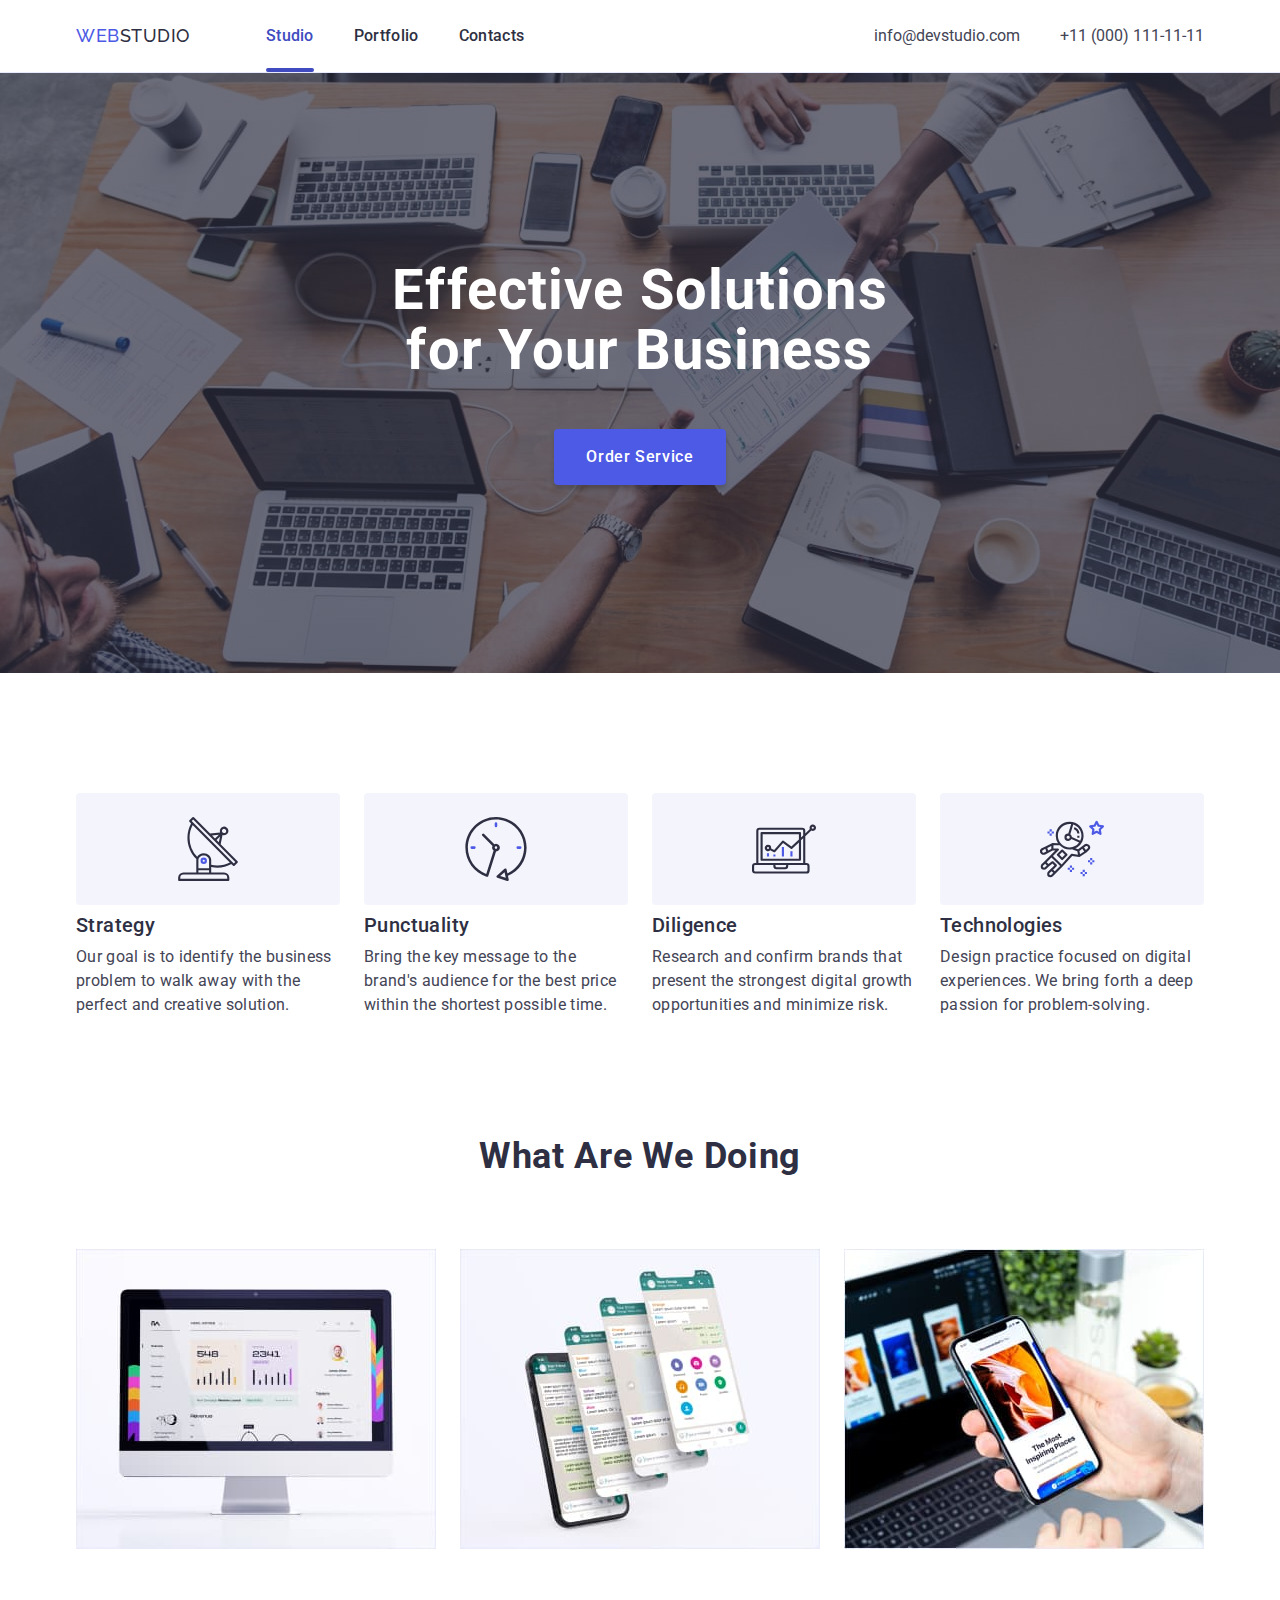
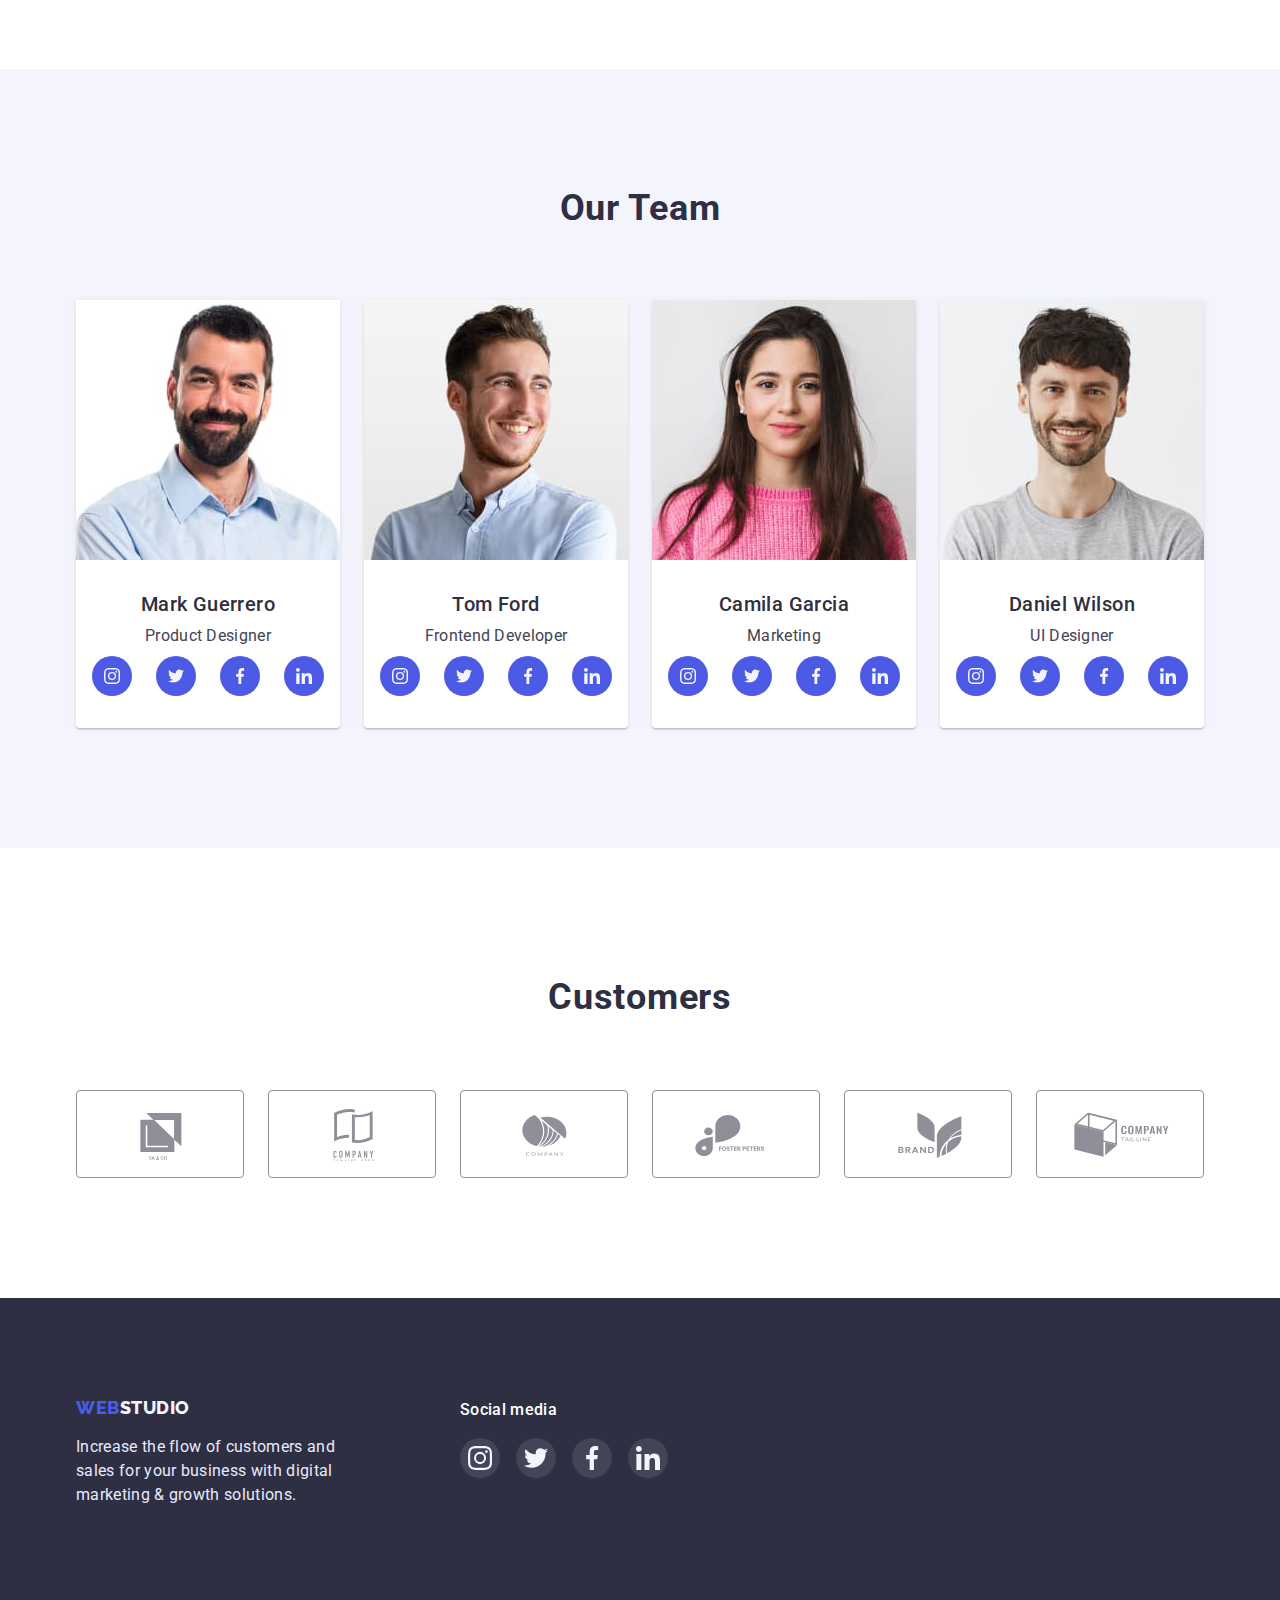
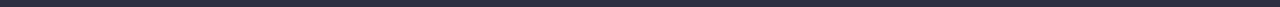
<file: index.html>
<!DOCTYPE html>
<html lang="en">
  <head>
    <meta charset="UTF-8" />
    <meta http-equiv="X-UA-Compatible" content="IE=edge" />
    <meta name="viewport" content="width=device-width, initial-scale=1.0" />

    <title>WebStudio</title>
    <link href="https://fonts.googleapis.com" rel="preconnect" />
    <link href="https://fonts.gstatic.com" rel="preconnect" crossorigin />

    <link
      href="https://fonts.googleapis.com/css2?family=Raleway:wght@800&family=Roboto:wght@400;500;700&display=swap"
      rel="stylesheet"
    />
    <link href="./css/modern-normalize.css" rel="stylesheet" />
    <link href="./css/styles.css" rel="stylesheet" />
  </head>
  <body>
    <header class="header">
      <div class="container container-nav">
        <nav class="nav">
          <a class="logo" href="./index.html">
            <span class="logo-web">WEB</span>STUDIO</a
          >
          <ul class="nav-menu list">
            <li class="item">
              <a class="site-nav current" href="./index.html">Studio</a>
            </li>
            <li class="item">
              <a class="site-nav" href="./portfolio.html">Portfolio</a>
            </li>
            <li class="item">
              <a class="site-nav" href="./index.html">Contacts</a>
            </li>
          </ul>
        </nav>
        <ul class="contacts list">
          <li class="item">
            <a href="mailto:info@devstudio.com">info@devstudio.com</a>
          </li>
          <li class="item">
            <a href="tel:+110001111111">+11 (000) 111-11-11</a>
          </li>
        </ul>
      </div>
    </header>
    <main>
      <section class="section-hero hero-image">
        <div class="hero-container">
          <h1 class="hero-title">Effective Solutions for Your Business</h1>
          <button class="hero-button" type="button" data-modal-open>
            Order Service
          </button>
        </div>
      </section>

      <section class="features">
        <div class="container">
          <h2 class="visually-hidden">Features</h2>
          <ul class="features-list list">
            <li class="features-item">
              <div class="features-btn">
                <svg class="features-icon">
                  <use href="./images/icons.svg#icon-antenna"></use>
                </svg>
              </div>

              <h3 class="third-title-features">Strategy</h3>
              <p class="features-text">
                Our goal is to identify the business problem to walk away with
                the perfect and creative solution.
              </p>
            </li>
            <li class="features-item">
              <div class="features-btn">
                <svg class="features-icon">
                  <use href="./images/icons.svg#icon-clock"></use>
                </svg>
              </div>
              <h3 class="third-title-features">Punctuality</h3>
              <p class="features-text">
                Bring the key message to the brand's audience for the best price
                within the shortest possible time.
              </p>
            </li>
            <li class="features-item">
              <div class="features-btn">
                <svg class="features-icon">
                  <use href="./images/icons.svg#icon-diagram"></use>
                </svg>
              </div>
              <h3 class="third-title-features">Diligence</h3>
              <p class="features-text">
                Research and confirm brands that present the strongest digital
                growth opportunities and minimize risk.
              </p>
            </li>
            <li class="features-item">
              <div class="features-btn">
                <svg class="features-icon">
                  <use href="./images/icons.svg#icon-astronaut"></use>
                </svg>
              </div>
              <h3 class="third-title-features">Technologies</h3>
              <p class="features-text">
                Design practice focused on digital experiences. We bring forth a
                deep passion for problem-solving.
              </p>
            </li>
          </ul>
        </div>
      </section>

      <section class="own-projects section">
        <div class="container">
          <h2 class="second-title">What are we doing</h2>
          <ul class="projects list">
            <li class="projects-item">
              <img
                src="./images/img1.jpg"
                alt="sites"
                width="360"
                height="300"
              />
            </li>
            <li class="projects-item">
              <img
                src="./images/img2.jpg"
                alt="apps"
                width="360"
                height="300"
              />
            </li>
            <li class="projects-item">
              <img
                src="./images/img3.jpg"
                alt="others"
                width="360"
                height="300"
              />
            </li>
          </ul>
        </div>
      </section>

      <section class="section-team">
        <div class="container">
          <h2 class="second-title">Our Team</h2>
          <ul class="team list">
            <li class="team-lead">
              <img
                src="./images/img4-Mark.jpg"
                alt="Mark Guerrero"
                width="264"
                height="260"
              />
              <div class="team-description">
                <h3 class="third-title-team">Mark Guerrero</h3>
                <p class="text-team">Product Designer</p>
                <ul class="social-list list">
                  <li class="social-item">
                    <a class="social-btn" href>
                      <svg class="social-icon" width="16" height="16">
                        <use href="./images/icons.svg#icon-instagram"></use>
                      </svg>
                    </a>
                  </li>
                  <li class="social-item">
                    <a class="social-btn" href>
                      <svg class="social-icon" width="16px" height="16px">
                        <use href="./images/icons.svg#icon-twitter"></use>
                      </svg>
                    </a>
                  </li>
                  <li class="social-item">
                    <a class="social-btn" href>
                      <svg class="social-icon" width="16px" height="16px">
                        <use href="./images/icons.svg#icon-facebook"></use>
                      </svg>
                    </a>
                  </li>
                  <li class="social-item">
                    <a class="social-btn" href>
                      <svg class="social-icon" width="16px" height="16px">
                        <use href="./images/icons.svg#icon-linkedin"></use>
                      </svg>
                    </a>
                  </li>
                </ul>
              </div>
            </li>
            <li class="team-lead">
              <img
                src="./images/img5-Tom.jpg"
                alt="Tom Ford"
                width="264"
                height="260"
              />
              <div class="team-description">
                <h3 class="third-title-team">Tom Ford</h3>
                <p class="text-team">Frontend Developer</p>
                <ul class="social-list list">
                  <li class="social-item">
                    <a class="social-btn" href>
                      <svg class="social-icon" width="16" height="16">
                        <use href="./images/icons.svg#icon-instagram"></use>
                      </svg>
                    </a>
                  </li>
                  <li class="social-item">
                    <a class="social-btn" href>
                      <svg class="social-icon" width="16px" height="16px">
                        <use href="./images/icons.svg#icon-twitter"></use>
                      </svg>
                    </a>
                  </li>
                  <li class="social-item">
                    <a class="social-btn" href>
                      <svg class="social-icon" width="16px" height="16px">
                        <use href="./images/icons.svg#icon-facebook"></use>
                      </svg>
                    </a>
                  </li>
                  <li class="social-item">
                    <a class="social-btn" href>
                      <svg class="social-icon" width="16px" height="16px">
                        <use href="./images/icons.svg#icon-linkedin"></use>
                      </svg>
                    </a>
                  </li>
                </ul>
              </div>
            </li>
            <li class="team-lead">
              <img
                src="./images/img6-Camilla.jpg"
                alt="Camila Garcia"
                width="264"
                height="260"
              />
              <div class="team-description">
                <h3 class="third-title-team">Camila Garcia</h3>
                <p class="text-team">Marketing</p>
                <ul class="social-list list">
                  <li class="social-item">
                    <a class="social-btn" href>
                      <svg class="social-icon" width="16" height="16">
                        <use href="./images/icons.svg#icon-instagram"></use>
                      </svg>
                    </a>
                  </li>
                  <li class="social-item">
                    <a class="social-btn" href>
                      <svg class="social-icon" width="16px" height="16px">
                        <use href="./images/icons.svg#icon-twitter"></use>
                      </svg>
                    </a>
                  </li>
                  <li class="social-item">
                    <a class="social-btn" href>
                      <svg class="social-icon" width="16px" height="16px">
                        <use href="./images/icons.svg#icon-facebook"></use>
                      </svg>
                    </a>
                  </li>
                  <li class="social-item">
                    <a class="social-btn" href>
                      <svg class="social-icon" width="16px" height="16px">
                        <use href="./images/icons.svg#icon-linkedin"></use>
                      </svg>
                    </a>
                  </li>
                </ul>
              </div>
            </li>
            <li class="team-lead">
              <img
                src="./images/img7-Daniel.jpg"
                alt="Daniel Wilson"
                width="264"
                height="260"
              />
              <div class="team-description">
                <h3 class="third-title-team">Daniel Wilson</h3>
                <p class="text-team">UI Designer</p>
                <ul class="social-list list">
                  <li class="social-item">
                    <a class="social-btn" href>
                      <svg class="social-icon" width="16" height="16">
                        <use href="./images/icons.svg#icon-instagram"></use>
                      </svg>
                    </a>
                  </li>
                  <li class="social-item">
                    <a class="social-btn" href>
                      <svg class="social-icon" width="16px" height="16px">
                        <use href="./images/icons.svg#icon-twitter"></use>
                      </svg>
                    </a>
                  </li>
                  <li class="social-item">
                    <a class="social-btn" href>
                      <svg class="social-icon" width="16px" height="16px">
                        <use href="./images/icons.svg#icon-facebook"></use>
                      </svg>
                    </a>
                  </li>
                  <li class="social-item">
                    <a class="social-btn" href>
                      <svg class="social-icon" width="16px" height="16px">
                        <use href="./images/icons.svg#icon-linkedin"></use>
                      </svg>
                    </a>
                  </li>
                </ul>
              </div>
            </li>
          </ul>
        </div>
      </section>
      <section class="customers-section">
        <div class="container">
          <h2 class="second-title">Customers</h2>

          <ul class="customers-list list">
            <li class="customers-item">
              <a class="customers-btn" href>
                <svg class="customers-icons">
                  <use href="./images/icons.svg#icon-Logo1"></use>
                </svg>
              </a>
            </li>
            <li class="customers-item">
              <a class="customers-btn" href>
                <svg class="customers-icons">
                  <use href="./images/icons.svg#icon-Logo2"></use>
                </svg>
              </a>
            </li>
            <li class="customers-item">
              <a class="customers-btn" href
                ><svg class="customers-icons">
                  <use href="./images/icons.svg#icon-Logo3"></use>
                </svg>
              </a>
            </li>
            <li class="customers-item">
              <a class="customers-btn" href
                ><svg class="customers-icons">
                  <use href="./images/icons.svg#icon-Logo4"></use>
                </svg>
              </a>
            </li>
            <li class="customers-item">
              <a class="customers-btn" href>
                <svg class="customers-icons">
                  <use href="./images/icons.svg#icon-Logo5"></use>
                </svg>
              </a>
            </li>
            <li class="customers-item">
              <a class="customers-btn" href>
                <svg class="customers-icons">
                  <use href="./images/icons.svg#icon-Logo6"></use>
                </svg>
              </a>
            </li>
          </ul>
        </div>
      </section>
    </main>

    <footer class="footer">
      <div class="container footer-description">
        <ul class="footer-list list">
          <div class="footer-item">
            <a class="logo-footer" href="./index.html">
              <span class="logo-web">WEB</span>STUDIO</a
            >
            <p class="text-footer">
              Increase the flow of customers and sales for your business with
              digital marketing & growth solutions.
            </p>
          </div>

          <div class="footer-item">
            <p class="footer-media">Social media</p>
            <ul class="footer-social list">
              <li>
                <a class="footer-btn" href>
                  <svg class="footer-icon" width="24px" height="24px">
                    <use href="./images/icons.svg#icon-instagram"></use>
                  </svg>
                </a>
              </li>
              <li>
                <a class="footer-btn" href>
                  <svg class="footer-icon" width="24px" height="24px">
                    <use href="./images/icons.svg#icon-twitter"></use>
                  </svg>
                </a>
              </li>
              <li>
                <a class="footer-btn" href>
                  <svg class="footer-icon" width="24px" height="24px">
                    <use href="./images/icons.svg#icon-facebook"></use>
                  </svg>
                </a>
              </li>
              <li>
                <a class="footer-btn" href>
                  <svg class="footer-icon" width="24px" height="24px">
                    <use href="./images/icons.svg#icon-linkedin"></use>
                  </svg>
                </a>
              </li>
            </ul>
          </div>
        </ul>
      </div>
    </footer>
    <div class="backdrop is-hidden" data-modal>
      <div class="modal">
        <button class="modal-btn" type="button" data-modal-close>
          <img
            class="modal-img"
            src="./images/close-black-18dp.svg"
            width="8"
            height="8"
            alt="Close"
          />
        </button>
      </div>
    </div>
    <script src="./js/modal.js"></script>
  </body>
</html>
</file>
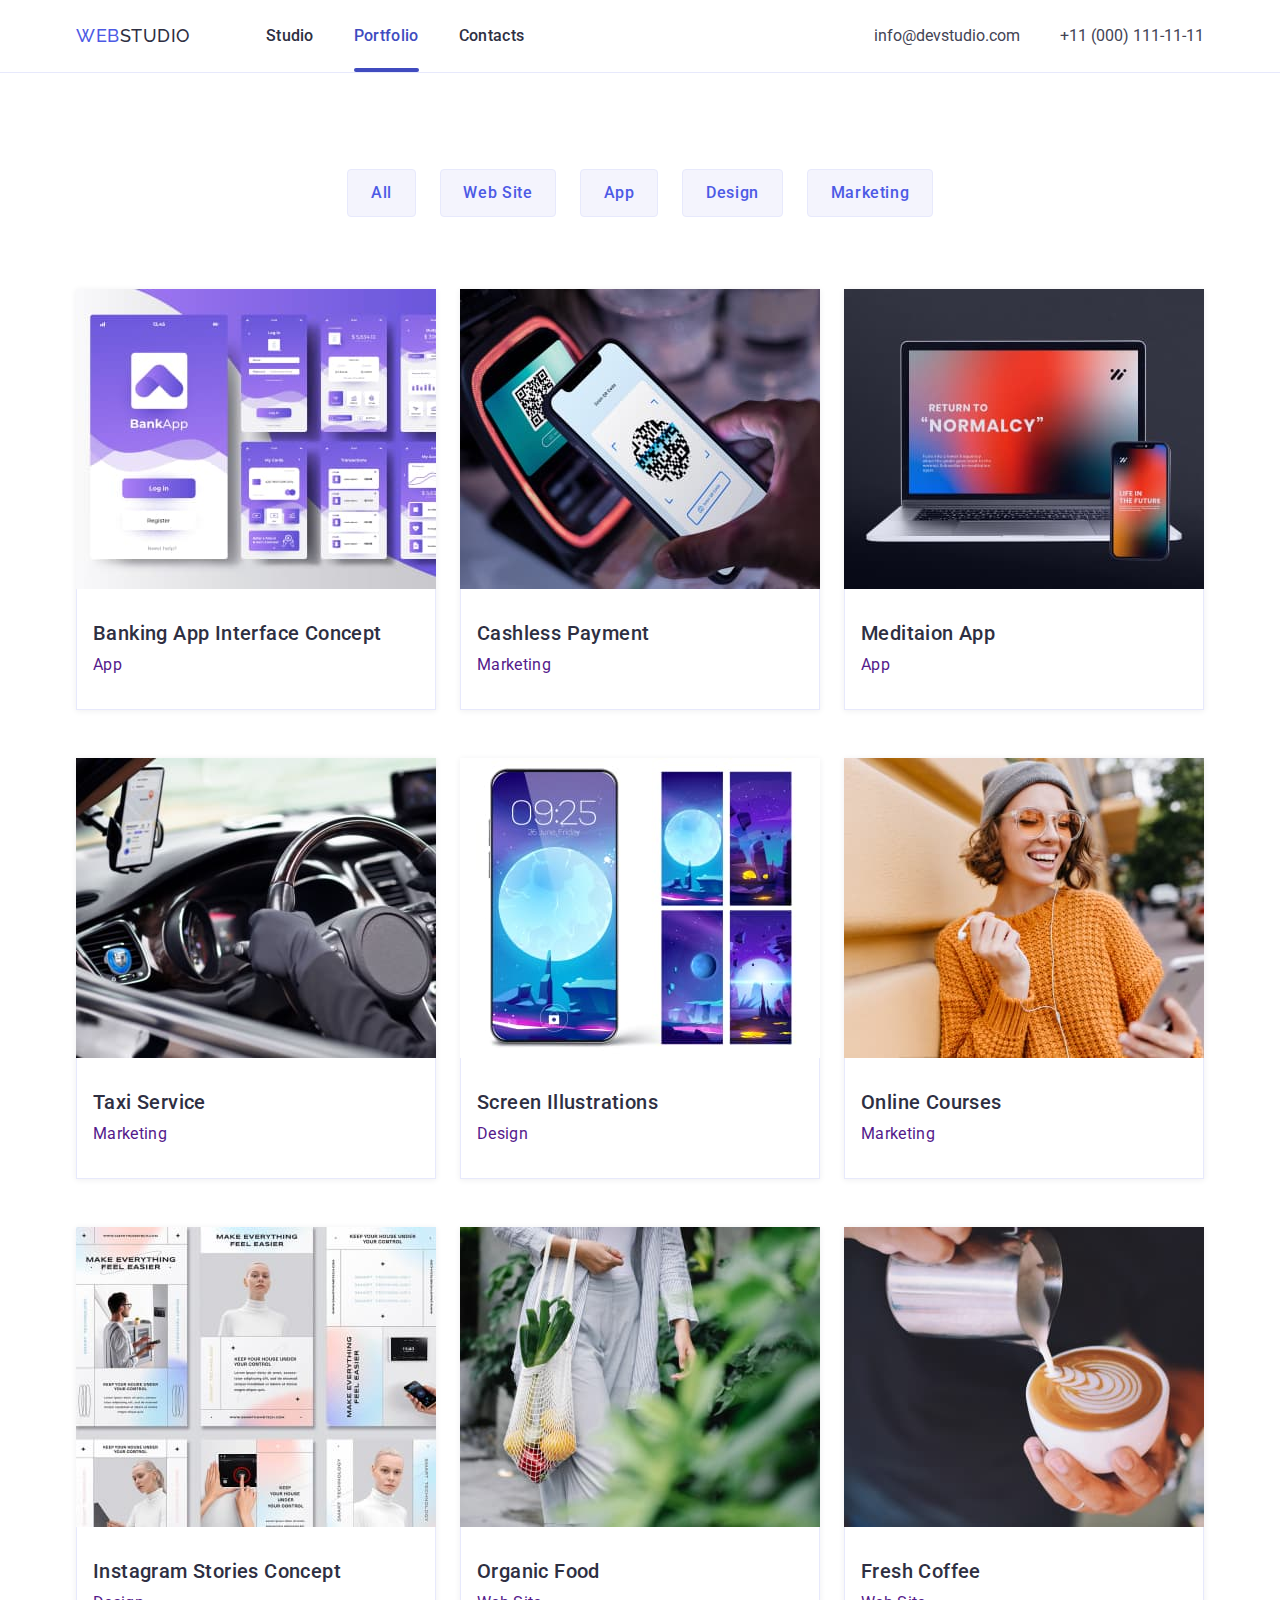
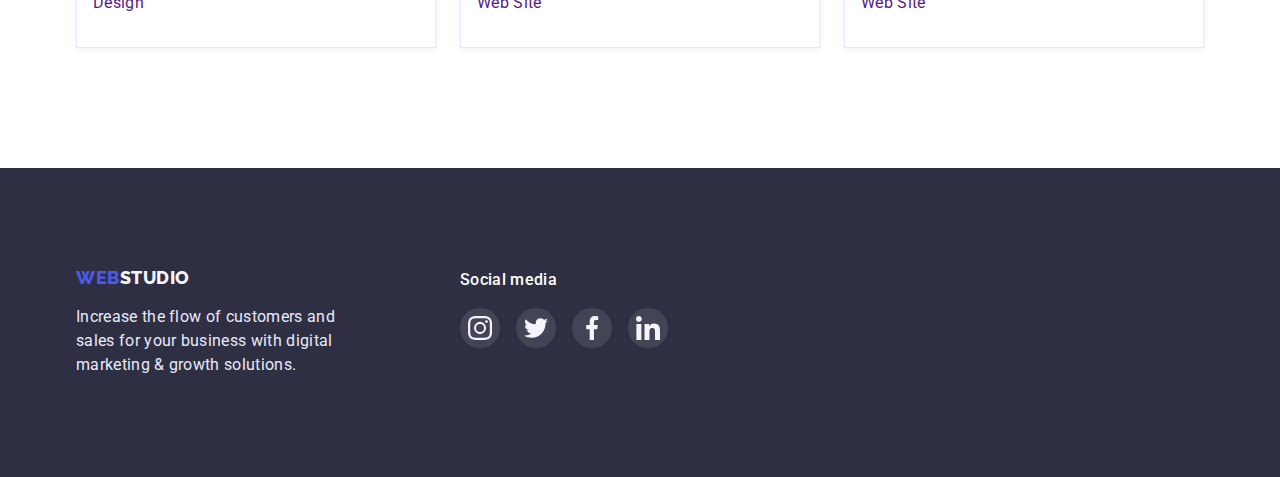
<file: portfolio.html>
<!DOCTYPE html>
<html lang="en">
  <head>
    <meta charset="UTF-8" />
    <meta http-equiv="X-UA-Compatible" content="IE=edge" />
    <meta name="viewport" content="width=device-width, initial-scale=1.0" />
    <title>Portfolio</title>
    <link rel="preconnect" href="https://fonts.googleapis.com" />
    <link rel="preconnect" href="https://fonts.gstatic.com" crossorigin />
    <link
      href="https://fonts.googleapis.com/css2?family=Raleway:wght@800&family=Roboto:wght@400;500;700&display=swap"
      rel="stylesheet"
    />
    <link rel="stylesheet" href="./css/modern-normalize.css" />
    <link rel="stylesheet" href="./css/styles.css" />
  </head>
  <body>
    <header class="header">
      <div class="container container-nav">
        <nav class="nav">
          <a class="logo" href="./index.html">
            <span class="logo-web">WEB</span>STUDIO</a
          >
          <ul class="nav-menu list">
            <li class="item">
              <a class="site-nav" href="./index.html">Studio</a>
            </li>
            <li class="item">
              <a class="site-nav current" href="./portfolio.html">Portfolio</a>
            </li>
            <li class="item">
              <a class="site-nav" href="./index.html">Contacts</a>
            </li>
          </ul>
        </nav>
        <ul class="contacts list">
          <li class="item">
            <a href="mailto:info@devstudio.com">info@devstudio.com</a>
          </li>
          <li class="item">
            <a href="tel:+110001111111">+11 (000) 111-11-11</a>
          </li>
        </ul>
      </div>
    </header>
    <main>
      <section class="portfolio">
        <div class="container">
          <h1 class="visually-hidden">Portfolio</h1>
          <ul class="filtr list">
            <li class="filtr-item">
              <button class="filter-button btn" type="button">All</button>
            </li>
            <li class="filtr-item">
              <button class="filter-button btn" type="button">Web Site</button>
            </li>
            <li class="filtr-item">
              <button class="filter-button btn" type="button">App</button>
            </li>
            <li class="filtr-item">
              <button class="filter-button btn" type="button">Design</button>
            </li>
            <li class="filtr-item">
              <button class="filter-button btn" type="button">Marketing</button>
            </li>
          </ul>

          <ul class="all-portfolio list">
            <li class="portfolio-card">
              <a href="">
                <img
                  src="./portfolio/img1.jpg"
                  alt="Banking App Interface Concept"
                  width="360"
                  height="300"
                />
                <div class="border-card">
                  <h3 class="title-portfolio">Banking App Interface Concept</h3>
                  <p class="text-portfolio">App</p>
                </div>
              </a>
            </li>
            <li class="portfolio-card">
              <a href="">
                <img
                  src="./portfolio/img2.jpg"
                  alt="Cashless Payment"
                  width="360"
                  height="300"
                />
                <div class="border-card">
                  <h3 class="title-portfolio">Cashless Payment</h3>
                  <p class="text-portfolio">Marketing</p>
                </div>
              </a>
            </li>
            <li class="portfolio-card">
              <a href="">
                <img
                  src="./portfolio/img3.jpg"
                  alt="Meditaion App"
                  width="360"
                  height="300"
                />
                <div class="border-card">
                  <h3 class="title-portfolio">Meditaion App</h3>
                  <p class="text-portfolio">App</p>
                </div>
              </a>
            </li>
            <li class="portfolio-card">
              <a href="">
                <img
                  src="./portfolio/img4.jpg"
                  alt="Taxi Service"
                  width="360"
                  height="300"
                />
                <div class="border-card">
                  <h3 class="title-portfolio">Taxi Service</h3>
                  <p class="text-portfolio">Marketing</p>
                </div>
              </a>
            </li>
            <li class="portfolio-card">
              <a href="">
                <img
                  src="./portfolio/img5.jpg"
                  alt="Screen Illustrations"
                  width="360"
                  height="300"
                />
                <div class="border-card">
                  <h3 class="title-portfolio">Screen Illustrations</h3>
                  <p class="text-portfolio">Design</p>
                </div>
              </a>
            </li>
            <li class="portfolio-card">
              <a href="">
                <img
                  src="./portfolio/img6.jpg"
                  alt="Online Courses"
                  width="360"
                  height="300"
                />
                <div class="border-card">
                  <h3 class="title-portfolio">Online Courses</h3>
                  <p class="text-portfolio">Marketing</p>
                </div>
              </a>
            </li>
            <li class="portfolio-card">
              <a href="">
                <img
                  src="./portfolio/img7.jpg"
                  alt="Instagram Stories Concept"
                  width="360"
                  height="300"
                />
                <div class="border-card">
                  <h3 class="title-portfolio">Instagram Stories Concept</h3>
                  <p class="text-portfolio">Design</p>
                </div>
              </a>
            </li>
            <li class="portfolio-card">
              <a href="">
                <img
                  src="./portfolio/img8.jpg"
                  alt="Organic Food"
                  width="360"
                  height="300"
                />
                <div class="border-card">
                  <h3 class="title-portfolio">Organic Food</h3>
                  <p class="text-portfolio">Web Site</p>
                </div>
              </a>
            </li>
            <li class="portfolio-card">
              <a href="">
                <img
                  src="./portfolio/img9.jpg"
                  alt="Fresh Coffee"
                  width="360"
                  height="300"
                />
                <div class="border-card">
                  <h3 class="title-portfolio">Fresh Coffee</h3>
                  <p class="text-portfolio">Web Site</p>
                </div>
              </a>
            </li>
          </ul>
        </div>
      </section>
    </main>

    <footer class="footer">
      <div class="container footer-description">
        <ul class="footer-list list">
          <div class="footer-item">
            <a class="logo-footer" href="./index.html">
              <span class="logo-web">WEB</span>STUDIO</a
            >
            <p class="text-footer">
              Increase the flow of customers and sales for your business with
              digital marketing & growth solutions.
            </p>
          </div>

          <div class="footer-item">
            <p class="footer-media">Social media</p>
            <ul class="footer-social list">
              <li>
                <a class="footer-btn" href>
                  <svg class="footer-icon" width="24px" height="24px">
                    <use href="./images/icons.svg#icon-instagram"></use>
                  </svg>
                </a>
              </li>
              <li>
                <a class="footer-btn" href>
                  <svg class="footer-icon" width="24px" height="24px">
                    <use href="./images/icons.svg#icon-twitter"></use>
                  </svg>
                </a>
              </li>
              <li>
                <a class="footer-btn" href>
                  <svg class="footer-icon" width="24px" height="24px">
                    <use href="./images/icons.svg#icon-facebook"></use>
                  </svg>
                </a>
              </li>
              <li>
                <a class="footer-btn" href>
                  <svg class="footer-icon" width="24px" height="24px">
                    <use href="./images/icons.svg#icon-linkedin"></use>
                  </svg>
                </a>
              </li>
            </ul>
          </div>
        </ul>
      </div>
    </footer>
  </body>
</html>
</file>
<file: css/styles.css>
:root {
  --main-font: Roboto, sans-serif;
  --main-color: #434455;
  --main-bgc: #ffffff;
  --main-color-title: #2e2f42;
  --accent: #404bbf;
  --main-btn: #4d5ae5;
  --second-bgc: #f4f4fd;
  --light-slate: #8e8f99;
  --accent-footer: #31d0aa;
  --number-cards-gallery: 3;
  --distance-card-gallery: 24px;
  --number-card-team: 4;
  --distance-card-team: 24px;
}
body {
  color: var(--main-color);
  font-family: var(--main-font);

  font-size: 16px;
}

h1,
h2,
h3,
h4,
h5,
h6,
p {
  margin: 0px;
}
ol,
ul {
  list-style: none;
  padding-left: 0px;
  margin: 0px;
}

img {
  display: block;
  height: auto;
  max-width: 100%;
}
a {
  text-decoration: none;
}

.list {
  padding: 0px;
  margin: 0px;
  list-style: none;
}

.section {
  padding: 120px 0px;
  margin: 0 auto;
}

.container {
  width: 1158px;
  padding: 0 15px;
  margin: 0 auto;
}

/* Header */

.header {
  border-bottom: 1px solid #e7e9fc;
}

.nav {
  display: flex;
  align-items: center;

  color: var(--main-color-title);
}

.container-nav {
  display: flex;
  align-items: center;
}
.logo {
  display: block;
  transition: color 250ms cubic-bezier(0.4, 0, 0.2, 1);
  margin-right: 76px;

  color: #2e2f42;

  font-family: Raleway, sans-serif;
  font-weight: 500;
  font-size: 18px;
  line-height: 1.33;
  letter-spacing: 0.03em;
  text-decoration: none;
}

.logo-web {
  color: var(--main-btn);
}

.nav-menu {
  display: flex;
}

.site-nav {
  display: block;
  transition: color 250ms cubic-bezier(0.4, 0, 0.2, 1);
  padding: 24px 0;

  color: var(--main-color-title);

  font-weight: 500;
  font-size: 16px;
  line-height: 1.5;
  letter-spacing: 0.02em;
}
.current {
  position: relative;
  color: var(--accent);
}

.current::after {
  content: '';
  position: absolute;
  left: 0;
  bottom: 0;

  display: block;
  width: 100%;
  height: 4px;
  background-color: var(--accent);
  border-radius: 2px;
}

.item:not(:last-child) {
  margin-right: 40px;
}

.site-nav:hover,
.site-nav:focus,
.logo:hover,
.logo:focus,
.contacts a:hover,
.contacts a:focus,
.logo-footer:hover,
.logo-footer:focus {
  color: var(--accent);
}

.contacts {
  display: flex;
  transition: color 250ms cubic-bezier(0.4, 0, 0.2, 1);
  margin-left: auto;
  align-items: center;
}
.contacts a {
  color: var(--main-color);
}

/* Section Hero */

.section-hero {
  padding-top: 188px;
  padding-bottom: 188px;
}
.hero-image {
  max-width: 1440px;
  height: 600px;
  margin-left: auto;
  margin-right: auto;

  background-color: var(--main-color-title);

  text-align: center;
  background-image: linear-gradient(
      to right,
      rgba(46, 47, 66, 0.7),
      rgba(46, 47, 66, 0.7)
    ),
    url(../images/people-office.jpg);
  background-size: cover;
  background-repeat: no-repeat;
}

.hero-title {
  width: 498px;

  margin: 0 auto 48px auto;

  color: #ffffff;

  font-family: 'Roboto';
  font-weight: 700;
  font-size: 56px;
  line-height: 1.07;
  text-align: center;
  letter-spacing: 0.02em;
}

.hero-button {
  transition: background-color 250ms cubic-bezier(0.4, 0, 0.2, 1);
  display: flex;
  margin: 0 auto;
  padding: 16px 32px;
  gap: 10px;
  justify-content: center;

  color: #ffffff;
  background-color: var(--main-btn);

  font-family: Roboto, sans-serif;
  font-weight: 500;
  font-size: 16px;
  line-height: 1.5;
  letter-spacing: 0.04em;
  cursor: pointer;

  box-shadow: 0px 4px 4px rgba(0, 0, 0, 0.15);
  border: 0px;
  border-radius: 4px;
}

.hero-button:hover,
.hero-button:focus {
  background-color: var(--accent);
}

/* Section Features */

.visually-hidden {
  position: absolute;
  width: 1px;
  height: 1px;
  margin: -1px;
  border: 0;
  padding: 0;
  white-space: nowrap;
  clip-path: inset(100%);
  clip: rect(0 0 0 0);
  overflow: hidden;
}
.features {
  padding-top: 120px;
  margin: 0 auto;
}

.features-list {
  display: flex;
}

.features-item {
  width: 264px;
}
.features-item:not(:last-child) {
  margin-right: 24px;
}
.features-btn {
  display: flex;
  justify-content: center;
  align-items: center;
  margin-bottom: 8px;

  height: 112px;
  width: 100%;
  background-color: var(--second-bgc);
  border: none;
  border-radius: 4px;
}
.features-icon {
  width: 64px;
  height: 64px;
}
.third-title-features {
  margin-top: 0px;
  margin-bottom: 8px;

  color: var(--main-color-title);

  font-weight: 500;
  font-size: 20px;
  line-height: 1.2;
  letter-spacing: 0.02em;
}

/* .third-title-features::before {
  content: '';
  width: 100%;
  height: 112px;
  background-color: var(--second-bgc);
  border-radius: 4px;
} */

.features-text {
  margin: 0px;

  font-weight: 400;
  font-size: 16px;
  line-height: 1.5;
  letter-spacing: 0.02em;
}
/* Section What are we doing */

.second-title {
  margin: 0px;

  color: var(--main-color-title);

  font-weight: 700;
  font-size: 36px;
  line-height: 1.1;
  text-align: center;
  text-transform: capitalize;
  letter-spacing: 0.02em;
}

.projects {
  display: flex;
  flex-wrap: wrap;
  margin-top: 72px;
}

.projects-item {
  display: block;
  width: 360px;
}

.projects-item:not(:last-child) {
  margin-right: 24px;
}

/* Section Our team */

.section-team {
  background-color: var(--second-bgc);
  padding-top: 120px;
  padding-bottom: 120px;
}

.team {
  display: flex;
  flex-wrap: wrap;
  margin-top: 72px;
  gap: 0 24px;
}

.team-lead {
  flex-basis: calc(
    (100% - (var(--distance-card-team) * (var(--number-cards-team) - 1))) /
      var(--number-cards-team)
  );

  background: #ffffff;
  box-shadow: 0px 1px 6px rgba(46, 47, 66, 0.08),
    0px 1px 1px rgba(46, 47, 66, 0.16), 0px 2px 1px rgba(46, 47, 66, 0.08);
  border-radius: 0px 0px 4px 4px;
}

/* .team-lead:not(:last-child) {
  margin-right: 24px;
} */

.team-description {
  padding: 32px 16px;
  min-height: 120px;
}

.third-title-team {
  margin-top: 0;
  margin-bottom: 8px;

  color: var(--main-color-title);

  font-weight: 500;
  font-size: 20px;
  line-height: 1.2;
  text-align: center;
  letter-spacing: 0.02em;
}

.text-team {
  margin-bottom: 8px;

  font-weight: 400;
  font-size: 16px;
  line-height: 1.5;
  text-align: center;
  letter-spacing: 0.02em;
}

.social-link {
  max-height: 40px;
}

.social-list {
  display: flex;
  gap: 24px;
  max-height: 40px;
}

.social-btn {
  display: flex;
  transition: background-color 250ms cubic-bezier(0.4, 0, 0.2, 1);
  width: 40px;
  height: 40px;
  border-radius: 50%;
  background-color: var(--main-btn);
  border: none;
  align-items: center;
  justify-content: center;
}
.social-btn:hover,
.social-btn:focus {
  background-color: var(--accent);
}

.social-icon {
  fill: var(--second-bgc);
}

/* Customers */

.customers-section {
  padding: 130px 0 120px 0px;
  margin: 0 auto;
}

.customers-list {
  margin-top: 72px;
  display: flex;
  gap: 24px;
}

.customers-item {
  width: 168px;
  height: 88px;
}
.customers-item > a {
  display: flex;
}

.customers-btn {
  transition: color 250ms cubic-bezier(0.4, 0, 0.2, 1);
  justify-content: center;
  align-items: center;
  width: 100%;
  height: 100%;
  border: 1px solid currentColor;
  border-radius: 4px;
  color: var(--light-slate);
}
.customers-btn:hover,
.customers-btn:focus {
  color: var(--accent);
}
.customers-icons {
  transition: fill 250ms cubic-bezier(0.4, 0, 0.2, 1);
  fill: currentColor;
  width: 104px;
  height: 56px;
}

.customers-icons:hover,
.customers-icons:focus {
  fill: var(--accent);
}

/* Footer */

.footer {
  padding-top: 100px;
  padding-bottom: 100px;

  background-color: var(--main-color-title);
}

.footer-description {
  display: flex;
}

.text-footer {
  width: 264px;
  margin: 16px 0px 0px 0px;

  color: #e7e9fc;

  letter-spacing: 0.02em;
  font-family: 'Roboto';
  font-weight: 400;
  font-size: 16px;
  line-height: 1.5;
}

.logo-footer {
  transition: color 250ms cubic-bezier(0.4, 0, 0.2, 1);
  color: var(--second-bgc);

  font-family: Raleway, sans-serif;
  font-weight: 800;
  font-size: 18px;
  line-height: 1.16;
  letter-spacing: 0.03em;
  text-transform: uppercase;
  text-decoration: none;
}
.footer-list {
  display: flex;
}
.footer-item:not(last-child) {
  margin-right: 120px;
}
.footer-media {
  margin-bottom: 16px;
  font-weight: 500;
  font-size: 16px;
  line-height: 1.5;
  letter-spacing: 0.02em;

  color: #ffffff;
}

.footer-social {
  display: flex;
  gap: 16px;
}

.footer-btn {
  display: flex;
  transition: background-color 250ms cubic-bezier(0.4, 0, 0.2, 1);
  justify-content: center;
  align-items: center;
  width: 40px;
  height: 40px;
  background-color: rgba(255, 255, 255, 0.1);
  border-radius: 50%;
}
.footer-icon {
  fill: var(--second-bgc);
}

.footer-btn:hover,
.footer-btn:focus {
  background-color: var(--accent-footer);
}

/* Portfolio ----- Buttons*/

.portfolio {
  padding-top: 96px;
  padding-bottom: 120px;
}
.all-button {
  padding-bottom: 72px;
}
.filtr {
  display: flex;
  flex-wrap: wrap;
  justify-content: center;
  margin-bottom: 72px;
}
.filtr-item:not(:last-child) {
  margin-right: 24px;
}

.btn {
  height: 48px;
  border: 1px solid #e7e9fc;
  border-radius: 4px;
}

.filtr-item:nth-child(1) {
  width: 69px;
}
.filtr-item:nth-child(2) {
  width: 116px;
}

.filtr-item:nth-child(3) {
  width: 78px;
}

.filtr-item:nth-child(4) {
  width: 101px;
}

.filtr-item:nth-child(5) {
  width: 126px;
}

.filter-button {
  color: var(--main-btn);
  background-color: var(--second-bgc);
  transition: color 250ms cubic-bezier(0.4, 0, 0.2, 1),
    background-color 250ms cubic-bezier(0.4, 0, 0.2, 1),
    border-color 250ms cubic-bezier(0.4, 0, 0.2, 1),
    box-shadow 250ms cubic-bezier(0.4, 0, 0.2, 1);

  font-family: Roboto, sans-serif;
  font-style: normal;
  letter-spacing: 0.04em;
  border-radius: 4px;
  font-weight: 500;
  font-size: 16px;
  line-height: 1.5;
  align-items: center;
  text-align: center;
  cursor: pointer;
  width: inherit;
}

.filter-button:hover,
.filter-button:focus {
  color: #ffffff;
  background-color: var(--accent);
  box-shadow: 0px 3px 1px rgba(0, 0, 0, 0.1), 0px 2px 1px rgba(0, 0, 0, 0.08),
    0px 2px 2px rgba(0, 0, 0, 0.12);

  border-color: transparent;
}

/* Cards */
.all-portfolio {
  display: flex;
  flex-wrap: wrap;
  gap: 48px 24px;
}

.portfolio-card {
  position: relative;
  flex-basis: calc(
    (100% - (var(--distance-card-gallery) * (var(--number-cards-gallery) - 1))) /
      var(--number-cards-gallery)
  );

  box-shadow: 0px 1px 6px rgba(46, 47, 66, 0.08);
}
.portrfolio-link {
  display: block;
  transition: box-shadow 250ms cubic-bezier(0.4, 0, 0.2, 1);
  color: inherit;
}
.portrfolio-link:hover,
.portrfolio-link:focus {
  box-shadow: 0px 1px 6px rgba(46, 47, 66, 0.08),
    0px 1px 1px rgba(46, 47, 66, 0.16), 0px 2px 1px rgba(46, 47, 66, 0.08);
}
.portfolio-thumb {
  position: relative;
  overflow: hidden;
}
.portfolio-overlay {
  display: flex;
  position: absolute;
  transform: translateY(100%);
  transition: transform 250ms cubic-bezier(0.4, 0, 0.2, 1);

  padding: 30px;
  justify-content: center;
  align-items: center;
  top: 0;
  left: 0;
  width: 100%;
  height: 100%;
  background-color: rgba(77, 90, 229, 0.7);
}
.portrfolio-link:hover .portfolio-overlay,
.portrfolio-link:focus .portfolio-overlay {
  transform: translateY(0);
}
.thumb-text {
  font-size: 16px;

  letter-spacing: 0.02em;
  color: var(--second-bgc);
}
.border-card {
  border: 1px solid #e7e9fc;
  border-top: none;
  padding: 32px 16px;
}

/* .portfolio-card:nth-child(3n) {
  margin-right: 0px;
}

.portfolio-card:not(:nth-last-child(-n + 3)) {
  margin-bottom: 48px;
} */

.title-portfolio {
  margin-bottom: 8px;

  color: var(--main-color-title);

  font-weight: 500;
  font-size: 20px;
  line-height: 1.2;
  letter-spacing: 0.02em;
}

.text-portfolio {
  font-weight: 400;
  font-size: 16px;

  line-height: 1.5;
  letter-spacing: 0.02em;
}
/* Modal window*/

.backdrop {
  position: fixed;
  opacity: 1;
  transition: opacity 250ms cubic-bezier(0.4, 0, 0.2, 1),
    visibility 250ms cubic-bezier(0.4, 0, 0.2, 1);
  top: 0;
  left: 0;

  width: 100%;
  height: 100%;
  background-color: rgba(46, 47, 66, 0.4);
}
.is-hidden {
  visibility: hidden;
  opacity: 0;
  pointer-events: none;
}
.backdrop.is-hidden .modal {
  transform: translate(-50%, -50%) scale(0.8);
}

.modal {
  position: absolute;

  width: 408px;
  height: 576px;

  top: 50%;
  left: 50%;
  transform: translate(-50%, -50%) scale(1);
  transition: transform 250ms cubic-bezier(0.4, 0, 0.2, 1) 250ms;

  background-color: #fff;
}
.modal-btn {
  display: flex;
  position: absolute;
  transition: background-color 250ms cubic-bezier(0.4, 0, 0.2, 1);
  width: 24px;
  padding: 0px;
  height: 24px;
  top: 24px;
  right: 24px;
  border-radius: 50%;
  background-color: #e7e9fc;

  border: 1px solid rgba(0, 0, 0, 0.1);
  justify-content: center;
  align-items: center;
  cursor: pointer;
}
.modal-img {
  display: block;

  transition: fill 250ms cubic-bezier(0.4, 0, 0.2, 1);
}
.modal-btn:hover {
  background-color: var(--accent);
}
.modal-btn:hover .modal-img {
  fill: #ffffff;
}
</file>
